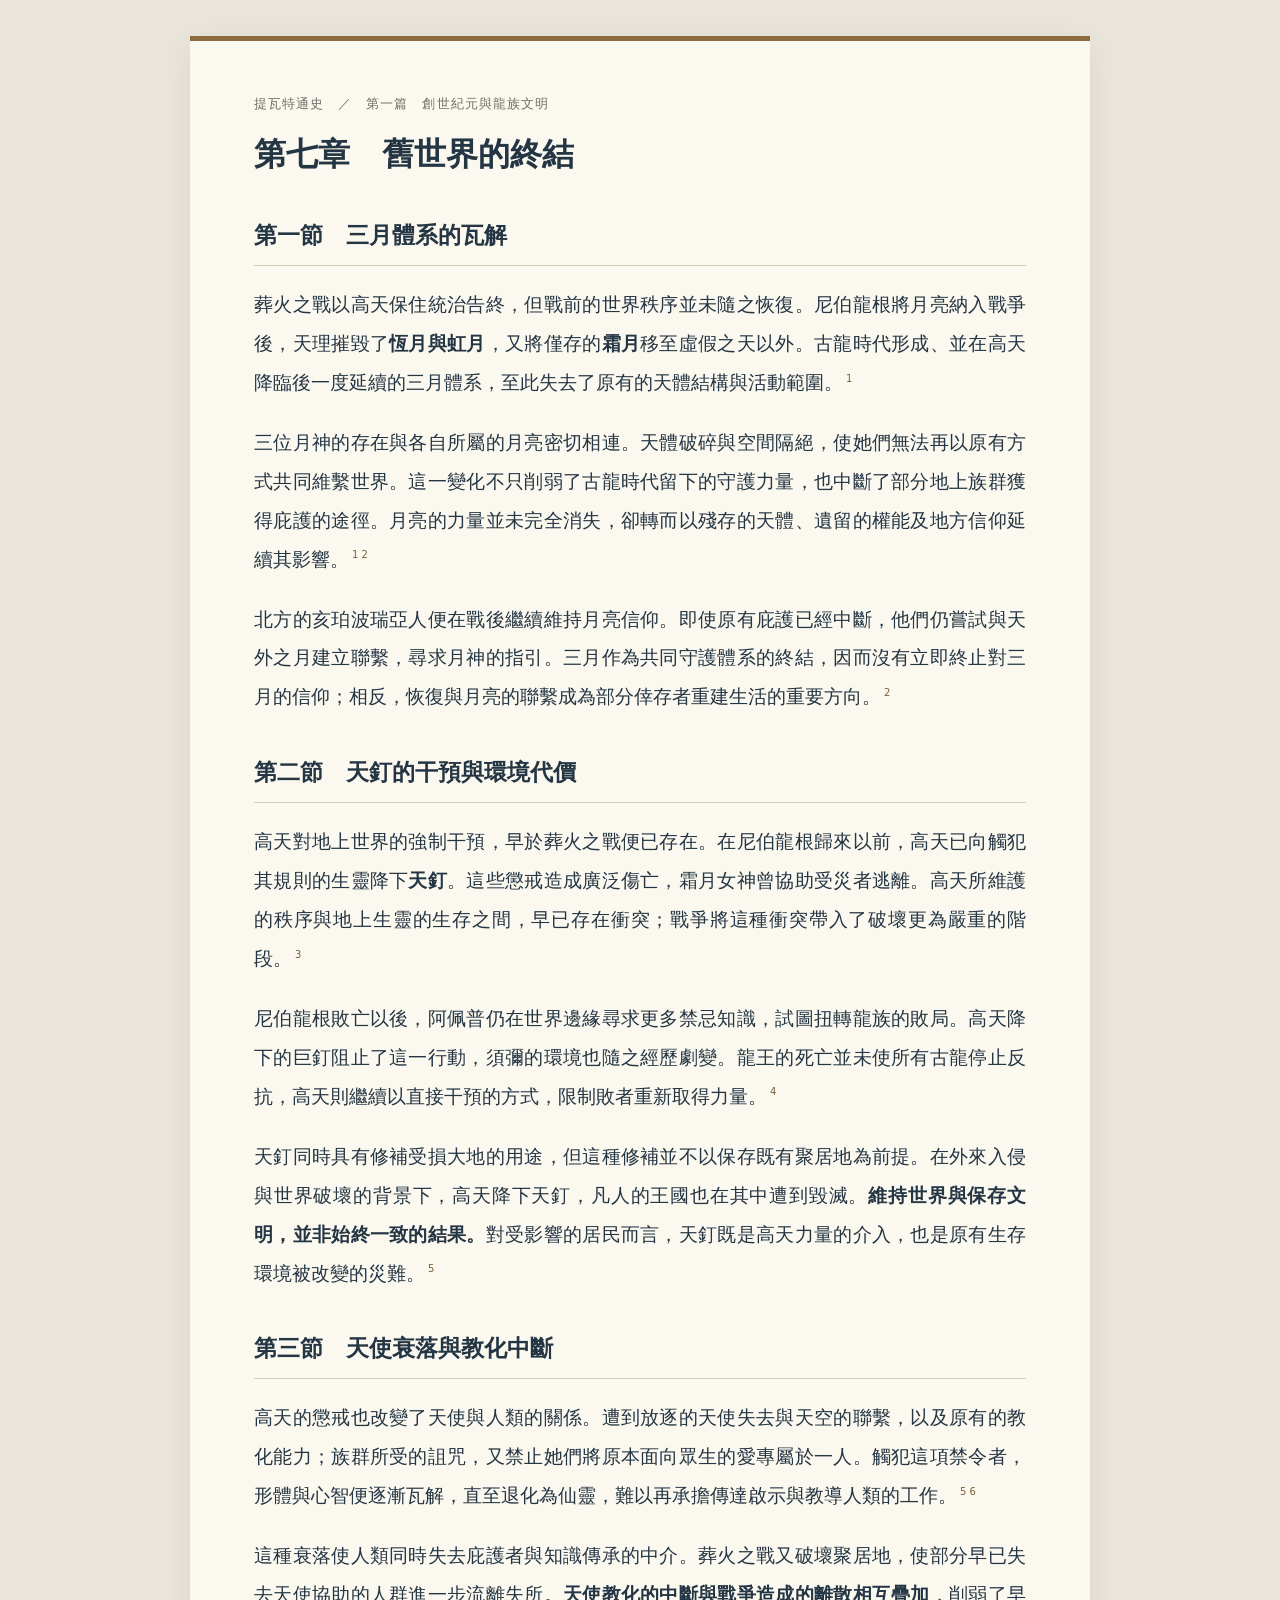
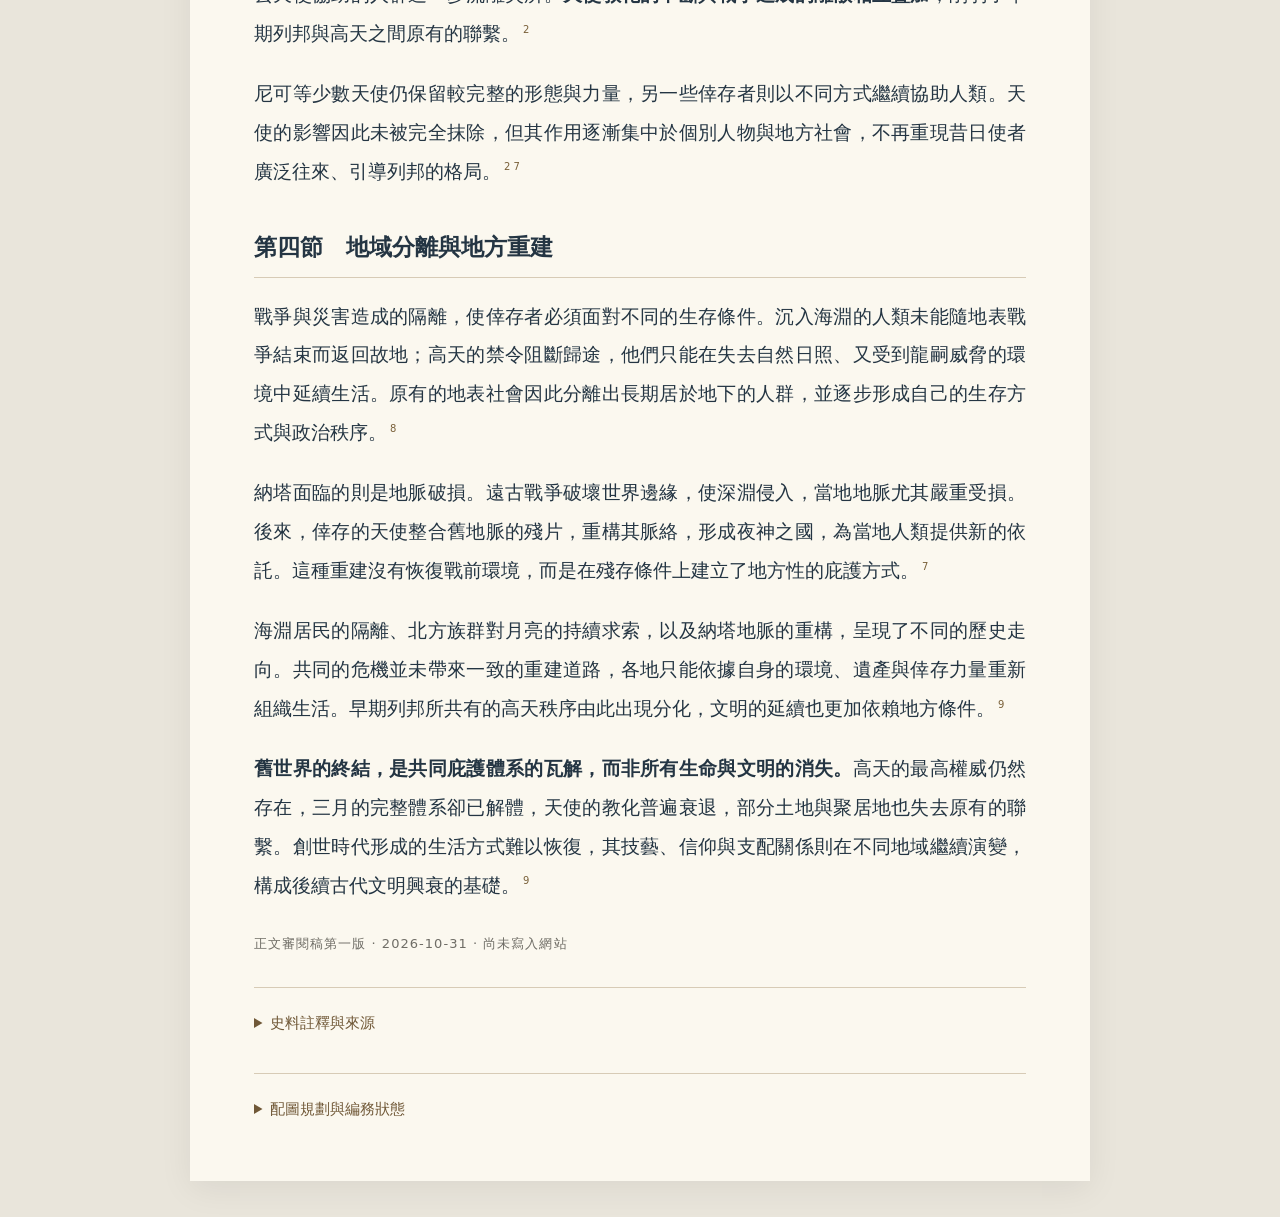
<file: docs/editorial/chapter-07-approved/chapter-07-body-v1-2026-10-31.html>
<!doctype html><html lang="zh-Hant"><head><meta charset="utf-8"><meta name="viewport" content="width=device-width,initial-scale=1"><title>第七章｜舊世界的終結・審閱稿</title><style>
:root{color-scheme:light;--ink:#243543;--paper:#fbf8ef;--accent:#8b6b3f}*{box-sizing:border-box}body{margin:0;background:#e9e5db;color:var(--ink);font-family:"Noto Serif TC","Source Han Serif TC","PMingLiU",serif}main{max-width:900px;margin:36px auto;padding:54px 64px;background:var(--paper);box-shadow:0 8px 32px #0001;border-top:5px solid var(--accent)}.kicker,.status{font-family:system-ui,sans-serif;font-size:13px;letter-spacing:.08em;color:#6f6d66}h1{font-size:32px;margin:16px 0 36px;line-height:1.6}h2{font-size:23px;margin:38px 0 20px;padding-bottom:10px;border-bottom:1px solid #d7cbb6;line-height:1.6}p{font-size:19px;line-height:2.05;margin:0 0 21px;text-align:justify}strong{font-weight:700}sup{font-family:system-ui;font-size:10px;margin-left:3px}a{color:#796039;text-decoration:none;overflow-wrap:anywhere}a:hover{text-decoration:underline}details{border-top:1px solid #d7cbb6;margin-top:32px;padding-top:18px}summary{cursor:pointer;font-family:system-ui;font-size:15px;color:#705837;padding:8px 0}.appendix p,.appendix li,.appendix td{font-size:14px;line-height:1.85}.appendix h2{font-size:19px}.appendix h3{font-size:16px;scroll-margin-top:20px}.appendix table{width:100%;border-collapse:collapse}.appendix th,.appendix td{border:1px solid #d7cbb6;padding:10px;text-align:left;vertical-align:top}.status{line-height:1.8;margin-top:26px} @media(max-width:650px){main{margin:0;padding:28px 22px;box-shadow:none}h1{font-size:27px}h2{font-size:21px}p{font-size:18px;line-height:2}.appendix table{display:block;overflow:auto}} @media print{body{background:white}main{box-shadow:none;margin:0;padding:0;max-width:none}details{display:none}p{font-size:12pt;line-height:1.8}h2{break-after:avoid}}
</style></head><body><main><div class="kicker">提瓦特通史　／　第一篇　創世紀元與龍族文明</div><h1>第七章　舊世界的終結</h1><h2>第一節　三月體系的瓦解</h2><p>葬火之戰以高天保住統治告終，但戰前的世界秩序並未隨之恢復。尼伯龍根將月亮納入戰爭後，天理摧毀了<strong>恆月與虹月</strong>，又將僅存的<strong>霜月</strong>移至虛假之天以外。古龍時代形成、並在高天降臨後一度延續的三月體系，至此失去了原有的天體結構與活動範圍。<sup><a href="#note-c07-1" data-note="c07-1">1</a></sup></p><p>三位月神的存在與各自所屬的月亮密切相連。天體破碎與空間隔絕，使她們無法再以原有方式共同維繫世界。這一變化不只削弱了古龍時代留下的守護力量，也中斷了部分地上族群獲得庇護的途徑。月亮的力量並未完全消失，卻轉而以殘存的天體、遺留的權能及地方信仰延續其影響。<sup><a href="#note-c07-1" data-note="c07-1">1</a></sup><sup><a href="#note-c07-2" data-note="c07-2">2</a></sup></p><p>北方的亥珀波瑞亞人便在戰後繼續維持月亮信仰。即使原有庇護已經中斷，他們仍嘗試與天外之月建立聯繫，尋求月神的指引。三月作為共同守護體系的終結，因而沒有立即終止對三月的信仰；相反，恢復與月亮的聯繫成為部分倖存者重建生活的重要方向。<sup><a href="#note-c07-2" data-note="c07-2">2</a></sup></p><h2>第二節　天釘的干預與環境代價</h2><p>高天對地上世界的強制干預，早於葬火之戰便已存在。在尼伯龍根歸來以前，高天已向觸犯其規則的生靈降下<strong>天釘</strong>。這些懲戒造成廣泛傷亡，霜月女神曾協助受災者逃離。高天所維護的秩序與地上生靈的生存之間，早已存在衝突；戰爭將這種衝突帶入了破壞更為嚴重的階段。<sup><a href="#note-c07-3" data-note="c07-3">3</a></sup></p><p>尼伯龍根敗亡以後，阿佩普仍在世界邊緣尋求更多禁忌知識，試圖扭轉龍族的敗局。高天降下的巨釘阻止了這一行動，須彌的環境也隨之經歷劇變。龍王的死亡並未使所有古龍停止反抗，高天則繼續以直接干預的方式，限制敗者重新取得力量。<sup><a href="#note-c07-4" data-note="c07-4">4</a></sup></p><p>天釘同時具有修補受損大地的用途，但這種修補並不以保存既有聚居地為前提。在外來入侵與世界破壞的背景下，高天降下天釘，凡人的王國也在其中遭到毀滅。<strong>維持世界與保存文明，並非始終一致的結果。</strong>對受影響的居民而言，天釘既是高天力量的介入，也是原有生存環境被改變的災難。<sup><a href="#note-c07-5" data-note="c07-5">5</a></sup></p><h2>第三節　天使衰落與教化中斷</h2><p>高天的懲戒也改變了天使與人類的關係。遭到放逐的天使失去與天空的聯繫，以及原有的教化能力；族群所受的詛咒，又禁止她們將原本面向眾生的愛專屬於一人。觸犯這項禁令者，形體與心智便逐漸瓦解，直至退化為仙靈，難以再承擔傳達啟示與教導人類的工作。<sup><a href="#note-c07-5" data-note="c07-5">5</a></sup><sup><a href="#note-c07-6" data-note="c07-6">6</a></sup></p><p>這種衰落使人類同時失去庇護者與知識傳承的中介。葬火之戰又破壞聚居地，使部分早已失去天使協助的人群進一步流離失所。<strong>天使教化的中斷與戰爭造成的離散相互疊加</strong>，削弱了早期列邦與高天之間原有的聯繫。<sup><a href="#note-c07-2" data-note="c07-2">2</a></sup></p><p>尼可等少數天使仍保留較完整的形態與力量，另一些倖存者則以不同方式繼續協助人類。天使的影響因此未被完全抹除，但其作用逐漸集中於個別人物與地方社會，不再重現昔日使者廣泛往來、引導列邦的格局。<sup><a href="#note-c07-2" data-note="c07-2">2</a></sup><sup><a href="#note-c07-7" data-note="c07-7">7</a></sup></p><h2>第四節　地域分離與地方重建</h2><p>戰爭與災害造成的隔離，使倖存者必須面對不同的生存條件。沉入海淵的人類未能隨地表戰爭結束而返回故地；高天的禁令阻斷歸途，他們只能在失去自然日照、又受到龍嗣威脅的環境中延續生活。原有的地表社會因此分離出長期居於地下的人群，並逐步形成自己的生存方式與政治秩序。<sup><a href="#note-c07-8" data-note="c07-8">8</a></sup></p><p>納塔面臨的則是地脈破損。遠古戰爭破壞世界邊緣，使深淵侵入，當地地脈尤其嚴重受損。後來，倖存的天使整合舊地脈的殘片，重構其脈絡，形成夜神之國，為當地人類提供新的依託。這種重建沒有恢復戰前環境，而是在殘存條件上建立了地方性的庇護方式。<sup><a href="#note-c07-7" data-note="c07-7">7</a></sup></p><p>海淵居民的隔離、北方族群對月亮的持續求索，以及納塔地脈的重構，呈現了不同的歷史走向。共同的危機並未帶來一致的重建道路，各地只能依據自身的環境、遺產與倖存力量重新組織生活。早期列邦所共有的高天秩序由此出現分化，文明的延續也更加依賴地方條件。<sup><a href="#note-c07-9" data-note="c07-9">9</a></sup></p><p><strong>舊世界的終結，是共同庇護體系的瓦解，而非所有生命與文明的消失。</strong>高天的最高權威仍然存在，三月的完整體系卻已解體，天使的教化普遍衰退，部分土地與聚居地也失去原有的聯繫。創世時代形成的生活方式難以恢復，其技藝、信仰與支配關係則在不同地域繼續演變，構成後續古代文明興衰的基礎。<sup><a href="#note-c07-9" data-note="c07-9">9</a></sup></p><div class="status">正文審閱稿第一版 · 2026-10-31 · 尚未寫入網站</div><details id="source-notes" class="appendix"><summary>史料註釋與來源</summary><h2>史料末註</h2>
<h3 id="note-c07-1">註 1</h3>

<p>魔神任務〈名於何處？〉「查看牆上的畫」段落，以及〈最初的那抹月光〉三月女神對話。前者明言天理擊碎兩月、將另一月移至天外；後者分別確認恆月、虹月破碎與霜月被移出虛假之天。正文只概括三月原有運作體系的瓦解，未將三位女神寫成同時於戰場上死亡。〈最初的那抹月光〉後段另涉及囚牢中的權能轉移、神體消解與返回現實；各月殘骸、虹月的深淵後續及當代哥倫比婭事件不在本章展開。來源是任務對話的網頁收錄，不是採用玩家條目綜述。[S1][S2]</p>
<h3 id="note-c07-2">註 2</h3>

<p>魔神任務〈無法傳達的漣漪〉與尼可交談的段落：尼可是極少數保留理想形態與力量的天使；亥珀波瑞亞人在葬火之戰後仍信奉月亮、試圖聯繫天外之月；失去天使協助的人類又受戰爭波及而離散。這裡只交代戰後處境與尋求庇護的方向，不敘祈月建築的完整技術與儀式，不把北方人的選擇推成所有人類一致採取的政策。「重建方向」是根據求取月神指引所作的歷史概括。[S3]</p>
<h3 id="note-c07-3">註 3</h3>

<p>〈最初的那抹月光〉中，卡儂先談高天降下天釘、自己援助受災者，艾莉亞隨後才說尼伯龍根歸來。因此至少這一組天釘災害早於葬火之戰。正文以明確的回溯句交代，沒有把全世界天釘統一排在戰後；也不補寫高天懲戒的全部標準、受災城市清單或確切年份。[S2]</p>
<h3 id="note-c07-4">註 4</h3>

<p>傳說任務〈若忘記我為何物〉末段阿佩普對話，明言龍王死後仍尋找禁忌知識，被天降巨釘阻止，並提及須彌的劇變。此處的戰後先後有直接文本支持。正文沒有把全部須彌沙漠化、全部古國毀滅或所有禁忌知識淨化都歸於同一次落釘；也不重述第六章的龍王反攻與戰場經過。[S4]</p>
<h3 id="note-c07-5">註 5</h3>

<p>〈樂園遺落之花〉套裝的〈紫晶的花冠〉：外來入侵、天地災變、天釘修補大地並毀滅凡人王國，以及天使被逐、失去天空聯繫與教化能力。此物品故事以花神向赤王敘說舊事呈現；本稿改為歷史第三人稱，未把角色立場中的恐懼或妄想寫成對高天內心的全知判斷。「維持世界與保存文明並非始終一致」為本稿對修補與毀滅並存的編纂概括，並非另一段遊戲原文。[S5]</p>
<h3 id="note-c07-6">註 6</h3>

<p>〈深廊終曲〉套裝的〈深廊的湮落之刻〉記述天使族群所受詛咒，以及特定禁令被觸犯後形體、心智消散與仙靈化的後果。這一段並非〈深廊的遂失之冕〉。正文僅概括詛咒的作用，不在本章完整展開北方黃金城、創生技術、使者與外來者的故事；不把所有天使的衰落指定為戰爭結束後同時發生，也不將所有退化個體都賦予同一段個人經歷。族群名稱對照另見〈秘源之下〉。[S6][S7]</p>
<h3 id="note-c07-7">註 7</h3>

<p>魔神任務〈秘源之下〉：世界邊緣在遠古龍與降臨者的戰爭中遭破壞、深淵侵入、納塔地脈嚴重受損；夜神整合舊地脈殘片，並有少數同族共同貢獻力量。正文只作地方重建的簡例，不補寫夜神之國形成的確切年次，不把後世希巴拉克建立的規則全部搬進本章。夜神之國制度、英雄傳承與人龍衝突留給原定主章。[S7]</p>
<h3 id="note-c07-8">註 8</h3>

<p>《白夜國館藏・日月前事》的「黑暗的元年」「日月的二年」等段落：先民與龍嗣爭生存、尋求歸途卻受到第一王座禁令阻隔。文獻關於地表戰爭已結束與勝負的措辭含推斷，本稿不以這些推斷另外裁定戰爭勝負；只沿用第六章已核定的戰爭背景，說明隔離沒有自動解除。大日御輿、太陽之子與奧羅巴斯的完整地方史仍留在第十二、十三章。[S8]</p>
<h3 id="note-c07-9">註 9</h3>

<p>本章結尾的比較與分期是編纂綜合：三月體系中斷依S1、S2；人類失去庇護及北方月亮信仰依S3；天使被逐與能力衰退依S5、S6；地方重建依S7、S8。這不是遊戲明示的一項世界性行政改革，不據此增設共同帝國解體日期、全大陸同時斷聯、完整中央官僚系統或一條直接通往七神建制的年表。第六章已交代高天受創，本章只承接其統治延續的結果。</p>
<h2>來源索引</h2>
<p>本次新增研究依據如下；書籍、道具與任務原文由第三方資料庫或Wiki收錄，不將收錄網站稱為官方發布頁。核對日期：2026-10-31。</p>
<p><strong>S1</strong>　〈名於何處？〉，BWIKI任務對話收錄：<a href="https://wiki.biligame.com/ys/%E5%90%8D%E4%BA%8E%E4%BD%95%E5%A4%84%EF%BC%9F">https://wiki.biligame.com/ys/名于何处？</a>。本次直接讀取壁畫段落。</p>
<p><strong>S2</strong>　〈最初的那抹月光〉，BWIKI任務對話收錄：<a href="https://wiki.biligame.com/ys/%E6%9C%80%E5%88%9D%E7%9A%84%E9%82%A3%E6%8A%B9%E6%9C%88%E5%85%89">https://wiki.biligame.com/ys/最初的那抹月光</a>。本次直接讀取三月女神對話及後段權能轉移，不採用開頭角色的未決猜測作最後結論。</p>
<p><strong>S3</strong>　〈無法傳達的漣漪〉，BWIKI任務對話收錄：<a href="https://wiki.biligame.com/ys/%E6%97%A0%E6%B3%95%E4%BC%A0%E8%BE%BE%E7%9A%84%E6%B6%9F%E6%BC%AA">https://wiki.biligame.com/ys/无法传达的涟漪</a>。本次直接讀取尼可身分及戰後北方人類處境段落。</p>
<p><strong>S4</strong>　〈若忘記我為何物〉，BWIKI任務對話收錄：<a href="https://wiki.biligame.com/ys/%E8%8B%A5%E5%BF%98%E8%AE%B0%E6%88%91%E4%B8%BA%E4%BD%95%E7%89%A9">https://wiki.biligame.com/ys/若忘记我为何物</a>。本次直接讀取阿佩普末段對話。</p>
<p><strong>S5</strong>　〈紫晶的花冠〉，繁中物品文本索引：<a href="https://gensh.honeyhunterworld.com/i_n28432/?lang=CHT">https://gensh.honeyhunterworld.com/i_n28432/?lang=CHT</a>；繁中備查：<a href="https://genshin-impact.fandom.com/zh/wiki/%E7%B4%AB%E6%99%B6%E7%9A%84%E8%8A%B1%E5%86%A0?variant=zh-hant">https://genshin-impact.fandom.com/zh/wiki/紫晶的花冠?variant=zh-hant</a>。本次核對搜尋索引所展開的相關完整段落；Fandom直接存取遭402拒絕，不宣稱已完整開啟該頁。BWIKI套裝頁可開啟，但未完整展開本件故事，不用來冒充本段的逐句讀取。</p>
<p><strong>S6</strong>　〈深廊的湮落之刻〉，繁中物品故事收錄於〈深廊終曲〉：<a href="https://genshindb.com/zh-tw/%E8%81%96%E9%81%BA%E7%89%A9/%E6%B7%B1%E5%BB%8A%E7%B5%82%E6%9B%B2">https://genshindb.com/zh-tw/聖遺物/深廊終曲</a>。本次直接讀取詛咒段落，原文確認該段所屬部件為時之沙。</p>
<p><strong>S7</strong>　〈秘源之下〉，BWIKI任務對話收錄：<a href="https://wiki.biligame.com/ys/%E7%A7%98%E6%BA%90%E4%B9%8B%E4%B8%8B">https://wiki.biligame.com/ys/秘源之下</a>。本次直接讀取夜神與地脈段落。</p>
<p><strong>S8</strong>　《日月前事》，繁中書籍原文索引：<a href="https://gensh.honeyhunterworld.com/i_101681/?lang=CHT">https://gensh.honeyhunterworld.com/i_101681/?lang=CHT</a>；系列備查：<a href="https://wiki.biligame.com/ys/%E7%99%BD%E5%A4%9C%E5%9B%BD%E9%A6%86%E8%97%8F">https://wiki.biligame.com/ys/白夜国馆藏</a>。本次由搜尋索引核對禁令與紀年段落；BWIKI直接頁面未完整展開所需部分。Honey Hunter索引出現停止更新通知，故僅以其保存的既有書籍原文作備查，不將它作最新劇情狀態來源。</p>
</details><details class="appendix"><summary>配圖規劃與編務狀態</summary><h2>配圖規劃</h2>
<table>
<thead>
<tr>
  <th>暫定圖次與短圖說</th>
  <th>位置</th>
  <th>用途與狀態</th>
</tr>
</thead>
<tbody>
<tr>
  <td>圖 7-1｜三月的戰後去向</td>
  <td>第一節第二段之後</td>
  <td>建議製作分支示意：恆月、虹月破碎；霜月移至天外。與第六章三月人物辨識圖用途不同。尚未繪製。</td>
</tr>
<tr>
  <td>圖 7-2｜天釘</td>
  <td>第二節之後</td>
  <td>使用現存天釘遊戲畫面作器物辨識，不當成須彌落釘的現場。候選為下列GamesRadar+的層岩巨淵截圖，尚未下載、封裝或裁切。</td>
</tr>
<tr>
  <td>圖 7-3｜舊秩序的分化</td>
  <td>第四節結尾</td>
  <td>建議製作三項並列影響圖：天體與庇護、環境與聚居、教化與地方重建；不把它畫成所有事件同年的單線年表。尚未繪製。</td>
</tr>
</tbody>
</table>
<p>圖7-2候選來源：<a href="https://www.gamesradar.com/genshin-impact-spiritstone-quest/">https://www.gamesradar.com/genshin-impact-spiritstone-quest/</a>；圖片：<a href="https://cdn.mos.cms.futurecdn.net/v9hgstgGRFikBuFkYjksWA.jpg">https://cdn.mos.cms.futurecdn.net/v9hgstgGRFikBuFkYjksWA.jpg</a>。這是媒體刊載的遊戲截圖，不是官方發布的古代戰爭圖。書頁只保留短圖號與圖名，詳細來源與時代說明沿用V0.13放大視窗，不排成圖片下方長備註。</p>
<h2>編務狀態</h2>
<p>本稿承接V0.13完整專案的第七章綱要「月亮命運、天釘、遠古災難與新秩序」，並實際對照第五、六章正文與第八、十二、十四、五十七章綱要。沒有把V0.8交接或早期第六章綱要當作最新版。</p>
<p>寫作保持客觀第三人稱；主要敘事為三月體系解體、天釘干預、天使教化衰落及地域分化。部分天釘有明確戰前、戰後定位，天使各次懲戒則沒有強配同一時間。新研究與編纂推論的界線見末註。未重述第六章反攻過程，未展開個別古國、七神制度及當代月神事件。</p>
<p>本檔是正文審閱稿第一版，尚未寫入網站。沒有修改V0.13 ZIP、第一至第六章、圖片映射、閱讀錨點或GitHub部署。官方客戶端繁中逐字終校尚未完成；本次不產生V0.14網站版本。</p>
</details></main><script>document.querySelectorAll('[data-note]').forEach(a=>a.addEventListener('click',()=>{document.getElementById('source-notes').open=true;}));</script></body></html>
</file>
